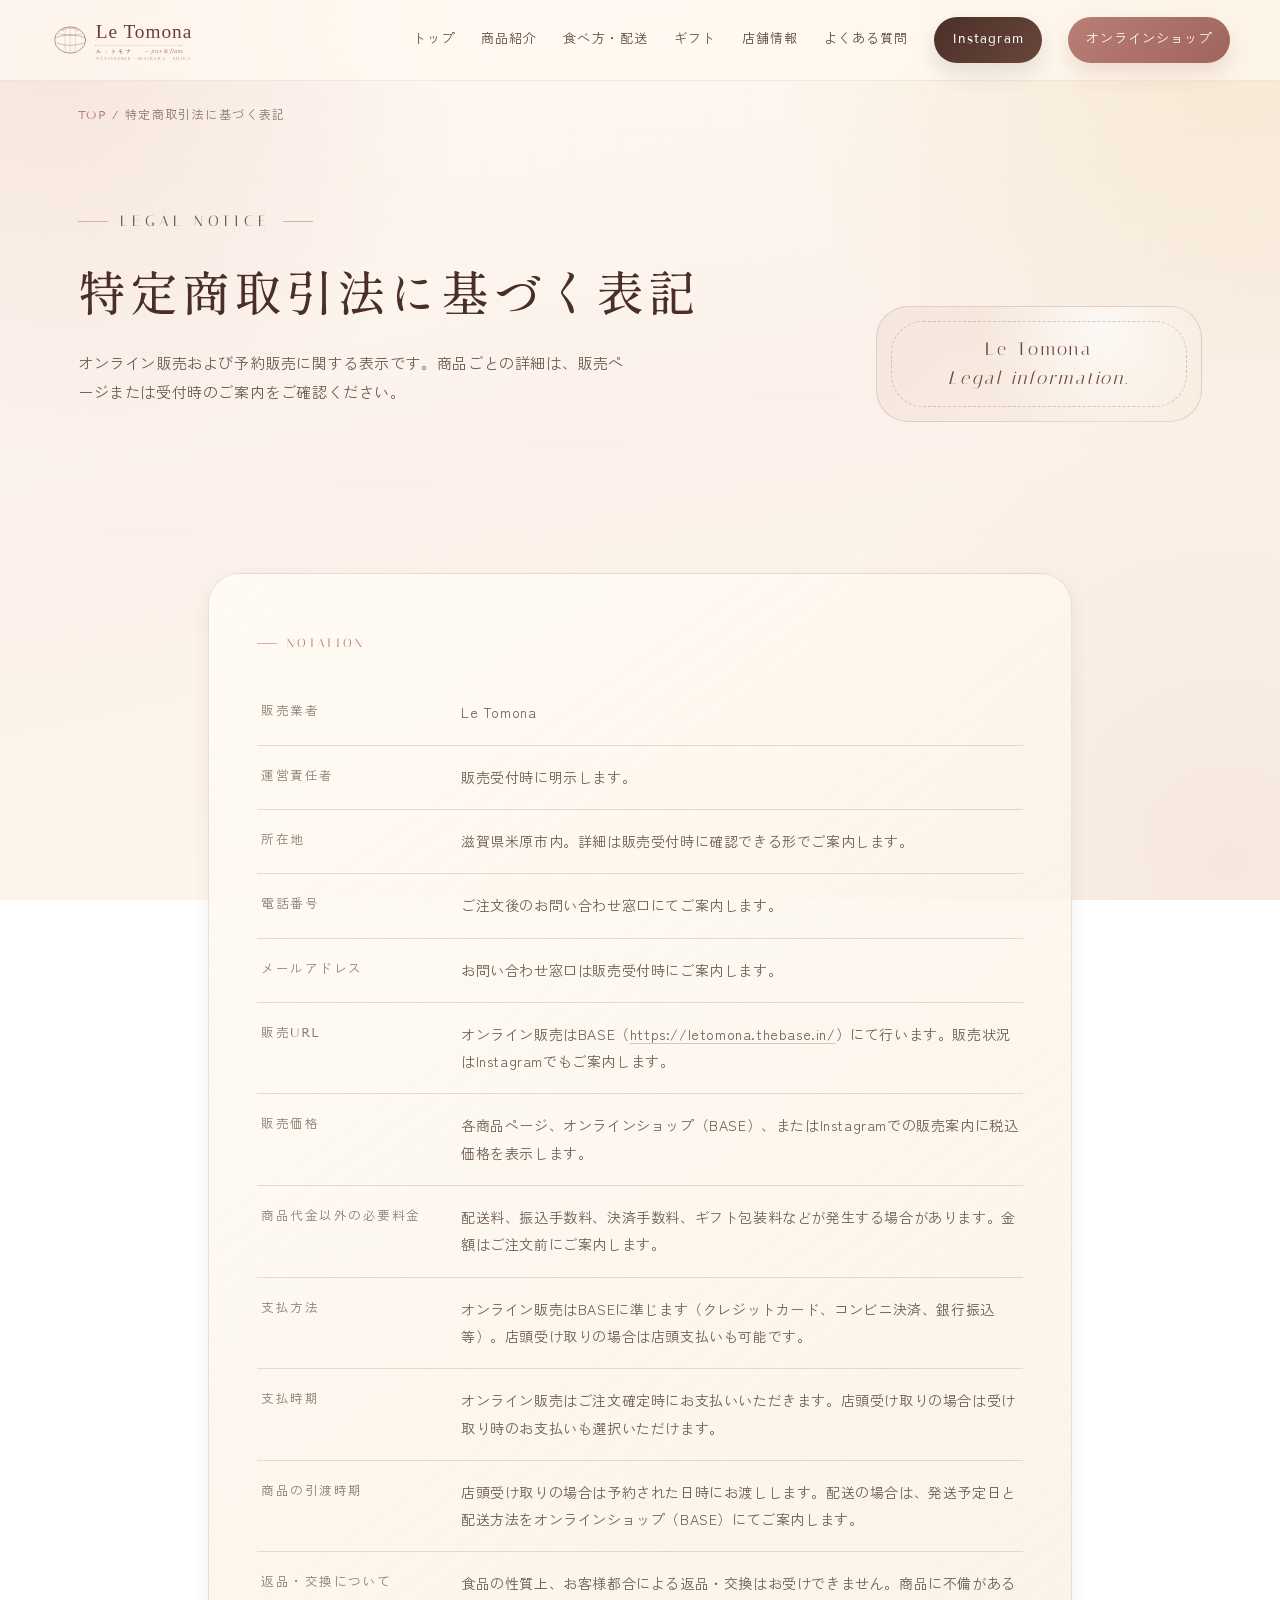
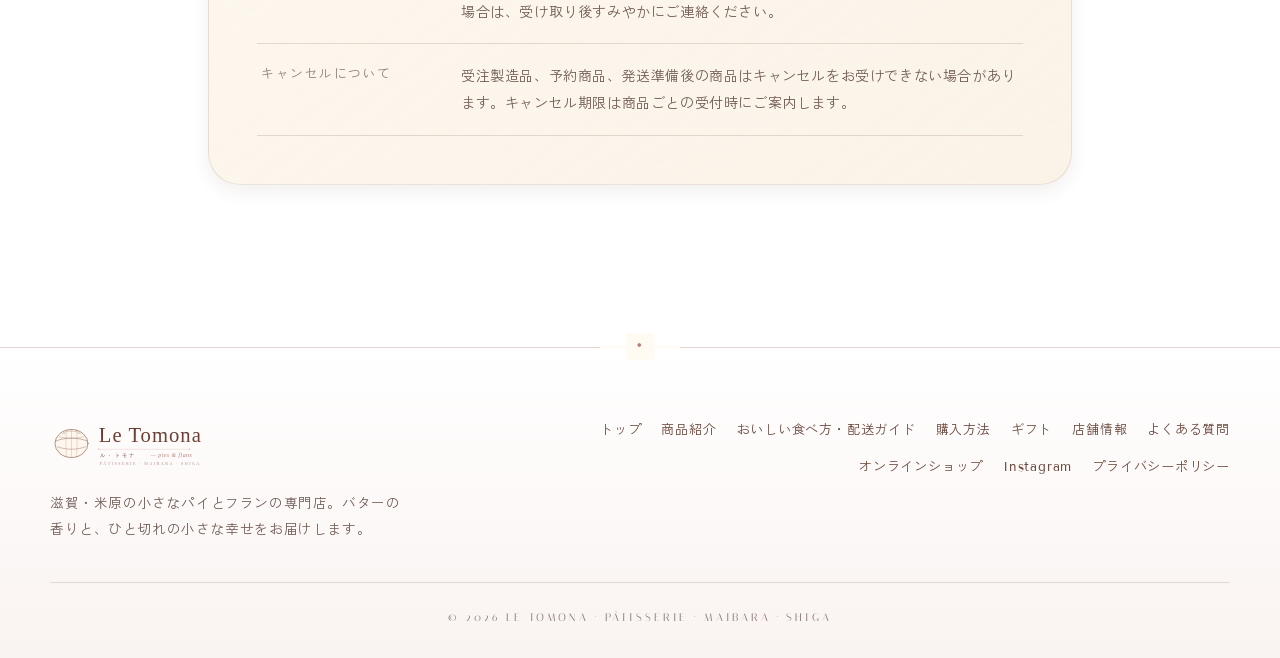
<file: legal.html>
<!doctype html>
<html lang="ja">
<head>
  <meta charset="utf-8">
  <meta name="viewport" content="width=device-width, initial-scale=1">
  <title>特定商取引法に基づく表記 | Le Tomona</title>
  <meta name="description" content="Le Tomonaの特定商取引法に基づく表記です。販売価格、支払方法、返品・交換などについてご案内します。">
  <link rel="icon" href="assets/favicon.svg" type="image/svg+xml">

  <link rel="preconnect" href="https://fonts.googleapis.com">
  <link rel="preconnect" href="https://fonts.gstatic.com" crossorigin>
  <link href="https://fonts.googleapis.com/css2?family=Italiana&family=Cormorant+Garamond:ital,wght@0,400;0,500;1,400;1,500&family=Tenor+Sans&family=Allura&family=Shippori+Mincho+B1:wght@400;500;600&family=Zen+Kaku+Gothic+Antique:wght@400;500&display=swap" rel="stylesheet">

  <link rel="stylesheet" href="styles.css">
</head>
<body>
  <a class="skip-link" href="#main">本文へ移動する</a>
  <div class="scroll-progress" data-scroll-progress aria-hidden="true"></div>

  <header class="site-header" data-header>
    <div class="header-inner">
      <a class="logo-link" href="index.html" aria-label="Le Tomona トップページへ">
        <img src="assets/logo.svg" width="178" height="50" alt="Le Tomona ル・トモナ">
      </a>
      <button class="nav-toggle" type="button" aria-label="メニューを開閉する" aria-expanded="false" aria-controls="site-nav" data-nav-toggle>
        <span class="nav-toggle-line"></span>
        <span class="nav-toggle-line"></span>
        <span class="nav-toggle-line"></span>
      </button>
      <nav class="site-nav" id="site-nav" aria-label="主要ナビゲーション" data-nav>
        <a href="index.html">トップ</a>
        <a href="products.html">商品紹介</a>
        <a href="guide.html">食べ方・配送</a>
        <a href="index.html#gift">ギフト</a>
        <a href="index.html#shop">店舗情報</a>
        <a href="index.html#faq">よくある質問</a>
        <a class="nav-cta" href="https://www.instagram.com/le_tomona?igsh=bzFsZndmN2lub2E0" target="_blank" rel="noopener">Instagram</a>
        <!-- BASEショップのURLは実際のURLに差し替えてください -->
        <a class="nav-base" href="https://letomona.thebase.in/" target="_blank" rel="noopener">オンラインショップ</a>
      </nav>
    </div>
  </header>

  <main id="main">
    <div class="breadcrumb"><a href="index.html">Top</a> / 特定商取引法に基づく表記</div>

    <section class="page-hero" aria-labelledby="legal-title">
      <div data-reveal="up">
        <p class="eyebrow">Legal notice</p>
        <h1 id="legal-title">特定商取引法に基づく表記</h1>
        <p>オンライン販売および予約販売に関する表示です。商品ごとの詳細は、販売ページまたは受付時のご案内をご確認ください。</p>
      </div>
      <aside class="page-badge" data-reveal="scale"><p>Le Tomona<br><em>Legal information.</em></p></aside>
    </section>

    <section class="section section-tight legal-layout" aria-labelledby="legal-table-title">
      <article class="legal-card" data-reveal="up">
        <h2 id="legal-table-title" class="label">Notation</h2>
        <table class="legal-table">
          <tbody>
            <tr><th scope="row">販売業者</th><td>Le Tomona</td></tr>
            <!-- 公開前に正式な氏名または法人名へ更新してください。 -->
            <tr><th scope="row">運営責任者</th><td>販売受付時に明示します。</td></tr>
            <!-- 公開前に正式所在地へ更新してください。 -->
            <tr><th scope="row">所在地</th><td>滋賀県米原市内。詳細は販売受付時に確認できる形でご案内します。</td></tr>
            <!-- 公開前に問い合わせ用電話番号へ更新してください。 -->
            <tr><th scope="row">電話番号</th><td>ご注文後のお問い合わせ窓口にてご案内します。</td></tr>
            <!-- 公開前に問い合わせ用メールアドレスへ更新してください。 -->
            <tr><th scope="row">メールアドレス</th><td>お問い合わせ窓口は販売受付時にご案内します。</td></tr>
            <tr><th scope="row">販売URL</th><td>オンライン販売はBASE（<a href="https://letomona.thebase.in/" target="_blank" rel="noopener">https://letomona.thebase.in/</a>）にて行います。販売状況はInstagramでもご案内します。</td></tr>
            <tr><th scope="row">販売価格</th><td>各商品ページ、オンラインショップ（BASE）、またはInstagramでの販売案内に税込価格を表示します。</td></tr>
            <tr><th scope="row">商品代金以外の必要料金</th><td>配送料、振込手数料、決済手数料、ギフト包装料などが発生する場合があります。金額はご注文前にご案内します。</td></tr>
            <tr><th scope="row">支払方法</th><td>オンライン販売はBASEに準じます（クレジットカード、コンビニ決済、銀行振込等）。店頭受け取りの場合は店頭支払いも可能です。</td></tr>
            <tr><th scope="row">支払時期</th><td>オンライン販売はご注文確定時にお支払いいただきます。店頭受け取りの場合は受け取り時のお支払いも選択いただけます。</td></tr>
            <tr><th scope="row">商品の引渡時期</th><td>店頭受け取りの場合は予約された日時にお渡しします。配送の場合は、発送予定日と配送方法をオンラインショップ（BASE）にてご案内します。</td></tr>
            <tr><th scope="row">返品・交換について</th><td>食品の性質上、お客様都合による返品・交換はお受けできません。商品に不備がある場合は、受け取り後すみやかにご連絡ください。</td></tr>
            <tr><th scope="row">キャンセルについて</th><td>受注製造品、予約商品、発送準備後の商品はキャンセルをお受けできない場合があります。キャンセル期限は商品ごとの受付時にご案内します。</td></tr>
          </tbody>
        </table>
      </article>
    </section>
  </main>

  <footer class="site-footer">
    <div class="footer-inner">
      <div>
        <img class="footer-logo" src="assets/logo.svg" width="190" height="54" alt="Le Tomona ル・トモナ">
        <p class="footer-copy">滋賀・米原の小さなパイとフランの専門店。バターの香りと、ひと切れの小さな幸せをお届けします。</p>
      </div>
      <nav class="footer-nav" aria-label="フッターナビゲーション">
        <a href="index.html">トップ</a>
        <a href="products.html">商品紹介</a>
        <a href="guide.html">おいしい食べ方・配送ガイド</a>
        <a href="index.html#order">購入方法</a>
        <a href="index.html#gift">ギフト</a>
        <a href="index.html#shop">店舗情報</a>
        <a href="index.html#faq">よくある質問</a>
        <a href="https://letomona.thebase.in/" target="_blank" rel="noopener">オンラインショップ</a>
        <a href="https://www.instagram.com/le_tomona?igsh=bzFsZndmN2lub2E0" target="_blank" rel="noopener">Instagram</a>
        <a href="privacy.html">プライバシーポリシー</a>
      </nav>
    </div>
    <div class="footer-bottom">© <span data-year></span> Le Tomona · Pâtisserie · Maibara · Shiga</div>
  </footer>

  <div class="mobile-cta" aria-label="固定CTA">
    <a class="is-primary" href="https://letomona.thebase.in/" target="_blank" rel="noopener">購入・予約</a>
    <a href="https://www.instagram.com/le_tomona?igsh=bzFsZndmN2lub2E0" target="_blank" rel="noopener">Instagram</a>
    <a href="index.html#faq">よくある質問</a>
  </div>
  <script src="script.js" defer></script>
</body>
</html>
</file>
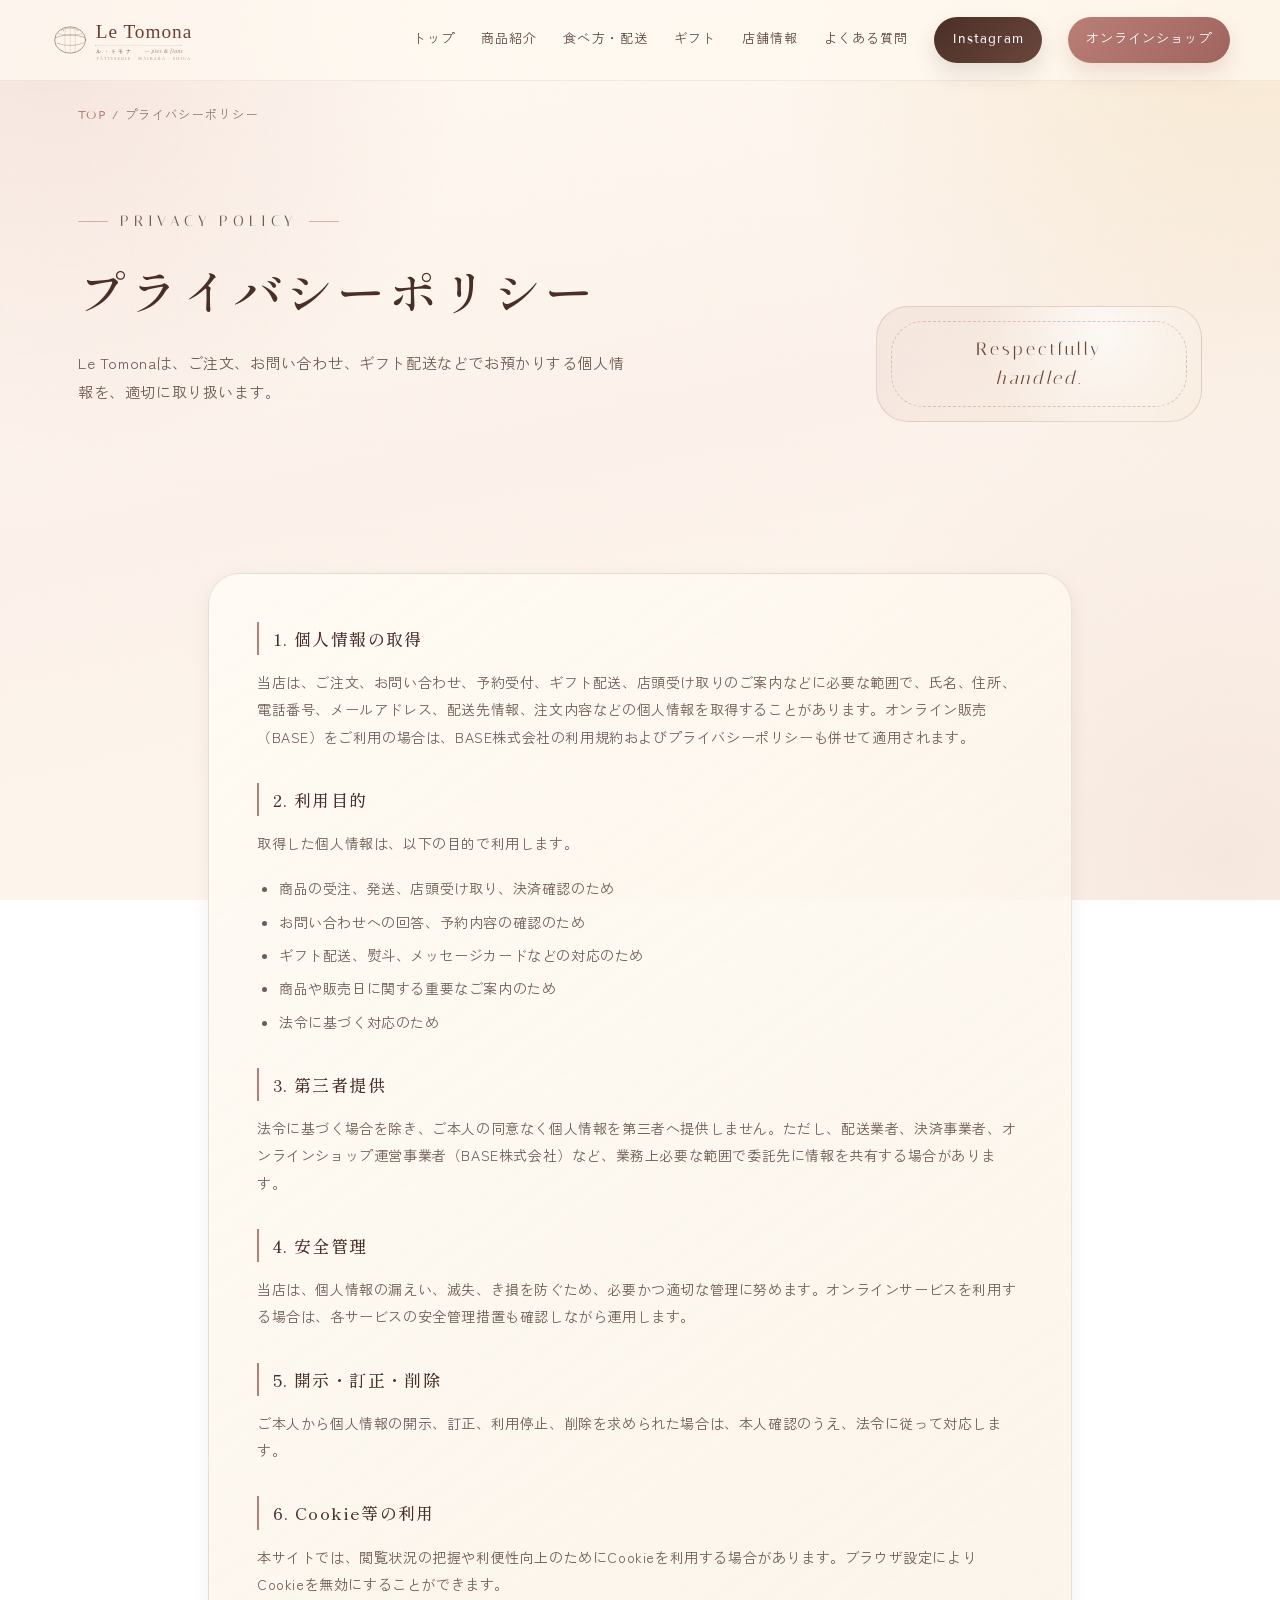
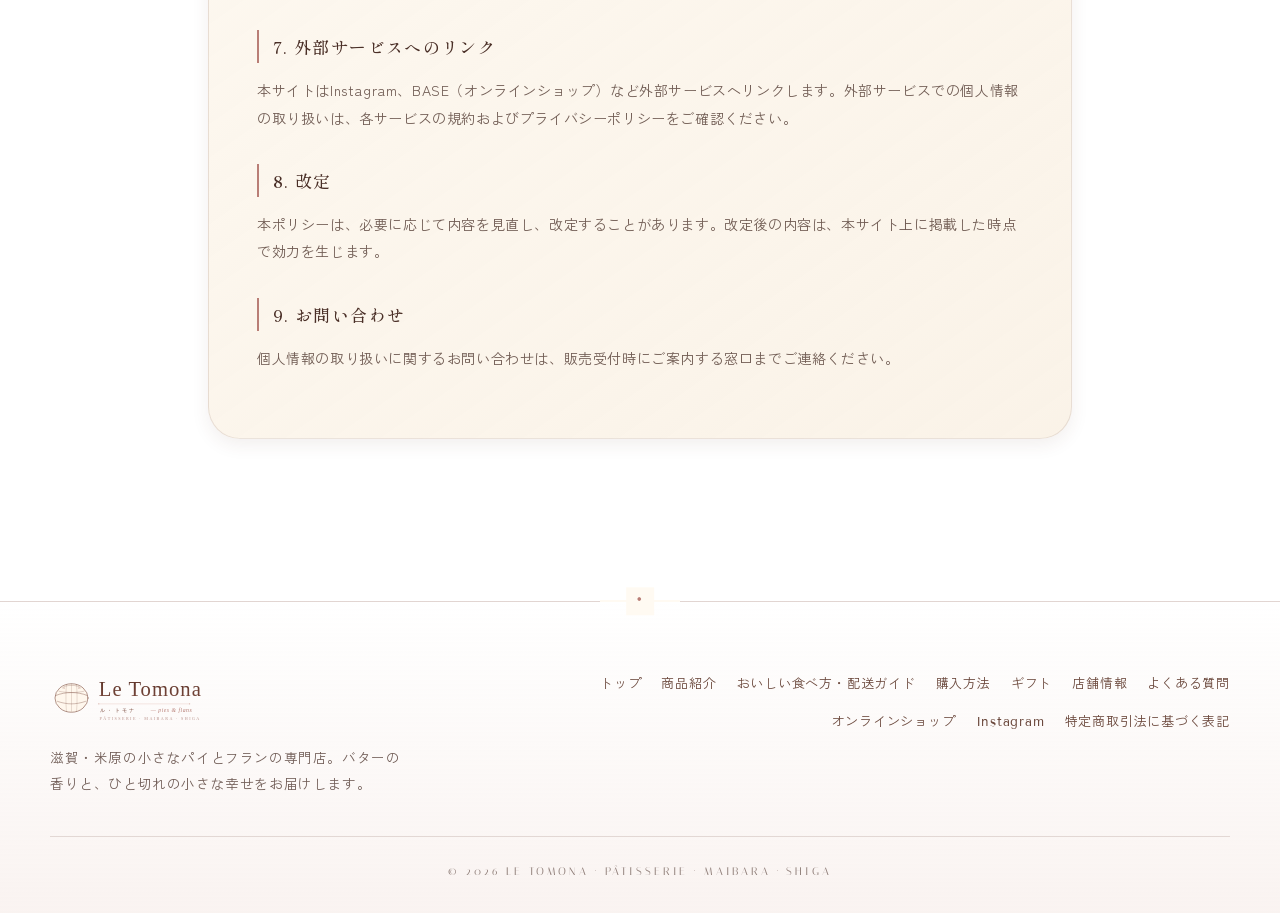
<file: privacy.html>
<!doctype html>
<html lang="ja">
<head>
  <meta charset="utf-8">
  <meta name="viewport" content="width=device-width, initial-scale=1">
  <title>プライバシーポリシー | Le Tomona</title>
  <meta name="description" content="Le Tomonaのプライバシーポリシーです。個人情報の取り扱い、利用目的、安全管理、第三者提供などについてご案内します。">
  <link rel="icon" href="assets/favicon.svg" type="image/svg+xml">

  <link rel="preconnect" href="https://fonts.googleapis.com">
  <link rel="preconnect" href="https://fonts.gstatic.com" crossorigin>
  <link href="https://fonts.googleapis.com/css2?family=Italiana&family=Cormorant+Garamond:ital,wght@0,400;0,500;1,400;1,500&family=Tenor+Sans&family=Allura&family=Shippori+Mincho+B1:wght@400;500;600&family=Zen+Kaku+Gothic+Antique:wght@400;500&display=swap" rel="stylesheet">

  <link rel="stylesheet" href="styles.css">
</head>
<body>
  <a class="skip-link" href="#main">本文へ移動する</a>
  <div class="scroll-progress" data-scroll-progress aria-hidden="true"></div>

  <header class="site-header" data-header>
    <div class="header-inner">
      <a class="logo-link" href="index.html" aria-label="Le Tomona トップページへ">
        <img src="assets/logo.svg" width="178" height="50" alt="Le Tomona ル・トモナ">
      </a>
      <button class="nav-toggle" type="button" aria-label="メニューを開閉する" aria-expanded="false" aria-controls="site-nav" data-nav-toggle>
        <span class="nav-toggle-line"></span>
        <span class="nav-toggle-line"></span>
        <span class="nav-toggle-line"></span>
      </button>
      <nav class="site-nav" id="site-nav" aria-label="主要ナビゲーション" data-nav>
        <a href="index.html">トップ</a>
        <a href="products.html">商品紹介</a>
        <a href="guide.html">食べ方・配送</a>
        <a href="index.html#gift">ギフト</a>
        <a href="index.html#shop">店舗情報</a>
        <a href="index.html#faq">よくある質問</a>
        <a class="nav-cta" href="https://www.instagram.com/le_tomona?igsh=bzFsZndmN2lub2E0" target="_blank" rel="noopener">Instagram</a>
        <!-- BASEショップのURLは実際のURLに差し替えてください -->
        <a class="nav-base" href="https://letomona.thebase.in/" target="_blank" rel="noopener">オンラインショップ</a>
      </nav>
    </div>
  </header>

  <main id="main">
    <div class="breadcrumb"><a href="index.html">Top</a> / プライバシーポリシー</div>

    <section class="page-hero" aria-labelledby="privacy-title">
      <div data-reveal="up">
        <p class="eyebrow">Privacy policy</p>
        <h1 id="privacy-title">プライバシーポリシー</h1>
        <p>Le Tomonaは、ご注文、お問い合わせ、ギフト配送などでお預かりする個人情報を、適切に取り扱います。</p>
      </div>
      <aside class="page-badge" data-reveal="scale"><p>Respectfully<br><em>handled.</em></p></aside>
    </section>

    <section class="section section-tight legal-layout">
      <article class="legal-card policy" data-reveal="up">
        <h2>1. 個人情報の取得</h2>
        <p>当店は、ご注文、お問い合わせ、予約受付、ギフト配送、店頭受け取りのご案内などに必要な範囲で、氏名、住所、電話番号、メールアドレス、配送先情報、注文内容などの個人情報を取得することがあります。オンライン販売（BASE）をご利用の場合は、BASE株式会社の利用規約およびプライバシーポリシーも併せて適用されます。</p>

        <h2>2. 利用目的</h2>
        <p>取得した個人情報は、以下の目的で利用します。</p>
        <ul>
          <li>商品の受注、発送、店頭受け取り、決済確認のため</li>
          <li>お問い合わせへの回答、予約内容の確認のため</li>
          <li>ギフト配送、熨斗、メッセージカードなどの対応のため</li>
          <li>商品や販売日に関する重要なご案内のため</li>
          <li>法令に基づく対応のため</li>
        </ul>

        <h2>3. 第三者提供</h2>
        <p>法令に基づく場合を除き、ご本人の同意なく個人情報を第三者へ提供しません。ただし、配送業者、決済事業者、オンラインショップ運営事業者（BASE株式会社）など、業務上必要な範囲で委託先に情報を共有する場合があります。</p>

        <h2>4. 安全管理</h2>
        <p>当店は、個人情報の漏えい、滅失、き損を防ぐため、必要かつ適切な管理に努めます。オンラインサービスを利用する場合は、各サービスの安全管理措置も確認しながら運用します。</p>

        <h2>5. 開示・訂正・削除</h2>
        <p>ご本人から個人情報の開示、訂正、利用停止、削除を求められた場合は、本人確認のうえ、法令に従って対応します。</p>

        <h2>6. Cookie等の利用</h2>
        <p>本サイトでは、閲覧状況の把握や利便性向上のためにCookieを利用する場合があります。ブラウザ設定によりCookieを無効にすることができます。</p>

        <h2>7. 外部サービスへのリンク</h2>
        <p>本サイトはInstagram、BASE（オンラインショップ）など外部サービスへリンクします。外部サービスでの個人情報の取り扱いは、各サービスの規約およびプライバシーポリシーをご確認ください。</p>

        <h2>8. 改定</h2>
        <p>本ポリシーは、必要に応じて内容を見直し、改定することがあります。改定後の内容は、本サイト上に掲載した時点で効力を生じます。</p>

        <h2>9. お問い合わせ</h2>
        <!-- 公開前に正式な問い合わせ先へ更新してください。 -->
        <p>個人情報の取り扱いに関するお問い合わせは、販売受付時にご案内する窓口までご連絡ください。</p>
      </article>
    </section>
  </main>

  <footer class="site-footer">
    <div class="footer-inner">
      <div>
        <img class="footer-logo" src="assets/logo.svg" width="190" height="54" alt="Le Tomona ル・トモナ">
        <p class="footer-copy">滋賀・米原の小さなパイとフランの専門店。バターの香りと、ひと切れの小さな幸せをお届けします。</p>
      </div>
      <nav class="footer-nav" aria-label="フッターナビゲーション">
        <a href="index.html">トップ</a>
        <a href="products.html">商品紹介</a>
        <a href="guide.html">おいしい食べ方・配送ガイド</a>
        <a href="index.html#order">購入方法</a>
        <a href="index.html#gift">ギフト</a>
        <a href="index.html#shop">店舗情報</a>
        <a href="index.html#faq">よくある質問</a>
        <a href="https://letomona.thebase.in/" target="_blank" rel="noopener">オンラインショップ</a>
        <a href="https://www.instagram.com/le_tomona?igsh=bzFsZndmN2lub2E0" target="_blank" rel="noopener">Instagram</a>
        <a href="legal.html">特定商取引法に基づく表記</a>
      </nav>
    </div>
    <div class="footer-bottom">© <span data-year></span> Le Tomona · Pâtisserie · Maibara · Shiga</div>
  </footer>

  <div class="mobile-cta" aria-label="固定CTA">
    <a class="is-primary" href="https://letomona.thebase.in/" target="_blank" rel="noopener">購入・予約</a>
    <a href="https://www.instagram.com/le_tomona?igsh=bzFsZndmN2lub2E0" target="_blank" rel="noopener">Instagram</a>
    <a href="index.html#faq">よくある質問</a>
  </div>
  <script src="script.js" defer></script>
</body>
</html>
</file>
<file: styles.css>
@charset "UTF-8";

/* =========================================================================
   Le Tomona — Stylesheet
   Soft Editorial × Patisserie Romance
   ========================================================================= */

:root {
  /* Palette ------------------------------------------------------------- */
  --ivory: #fffaf2;
  --ivory-2: #fdf4e8;
  --cream: #f8eddd;
  --butter: #f3dfbd;
  --pink-beige: #ead1c8;
  --rose-50: #f8ece8;
  --rose-100: #efd5d0;
  --rose-200: #d9a8a1;
  --rose-300: #b97e76;
  --rose-400: #9f645e;
  --choco: #4a2f27;
  --choco-2: #6a473b;
  --gold: #c9a35e;
  --pistachio: #9cae88;

  --ink: #432a22;
  --ink-soft: rgba(67, 42, 34, .76);
  --ink-muted: rgba(67, 42, 34, .60);

  --line: rgba(118, 80, 67, .18);
  --line-strong: rgba(118, 80, 67, .34);
  --line-dashed: rgba(185, 126, 118, .42);

  --paper: rgba(255, 251, 244, .86);

  /* Shadow -------------------------------------------------------------- */
  --shadow-lg: 0 30px 80px rgba(86, 54, 42, .12), 0 6px 18px rgba(86, 54, 42, .05);
  --shadow-md: 0 16px 44px rgba(86, 54, 42, .10), 0 3px 10px rgba(86, 54, 42, .04);
  --shadow-sm: 0 6px 18px rgba(86, 54, 42, .08);

  /* Radius -------------------------------------------------------------- */
  --radius-xl: 42px;
  --radius-lg: 32px;
  --radius-md: 22px;
  --radius-sm: 14px;

  /* Layout -------------------------------------------------------------- */
  --max: 1180px;
  --max-narrow: 920px;

  /* Type ---------------------------------------------------------------- */
  --display: "Italiana", "Cormorant Garamond", "Times New Roman", serif;
  --serif: "Cormorant Garamond", "Times New Roman", serif;
  --jp-display: "Shippori Mincho B1", "Yu Mincho", "YuMincho", "Hiragino Mincho ProN", serif;
  --jp: "Zen Kaku Gothic Antique", "Hiragino Sans", "Yu Gothic", system-ui, sans-serif;
  --sans: "Tenor Sans", "Zen Kaku Gothic Antique", system-ui, sans-serif;
  --script: "Allura", "Pinyon Script", cursive;

  /* Motion -------------------------------------------------------------- */
  --ease-out: cubic-bezier(.22, .65, .25, 1);
  --ease-soft: cubic-bezier(.4, 0, .2, 1);
}

/* =========================================================================
   Reset & Base
   ========================================================================= */

*,
*::before,
*::after {
  box-sizing: border-box;
}

html {
  scroll-behavior: smooth;
  -webkit-text-size-adjust: 100%;
}

body {
  margin: 0;
  color: var(--ink);
  background:
    radial-gradient(circle at 4% 6%, rgba(239, 213, 208, .55) 0, rgba(239, 213, 208, 0) 28%),
    radial-gradient(circle at 96% 3%, rgba(243, 223, 189, .55) 0, rgba(243, 223, 189, 0) 30%),
    radial-gradient(circle at 96% 96%, rgba(234, 209, 200, .42) 0, rgba(234, 209, 200, 0) 32%),
    linear-gradient(168deg, var(--ivory) 0%, #fbf1ea 48%, #fff8ee 100%);
  background-attachment: fixed;
  font-family: var(--jp);
  font-weight: 400;
  font-size: 15px;
  line-height: 1.95;
  letter-spacing: .04em;
  -webkit-font-smoothing: antialiased;
  text-rendering: optimizeLegibility;
  overflow-x: hidden;
}

/* Paper grain */
body::before {
  content: "";
  position: fixed;
  inset: 0;
  pointer-events: none;
  z-index: -1;
  opacity: .32;
  background-image:
    linear-gradient(rgba(114, 76, 61, .03) 1px, transparent 1px),
    linear-gradient(90deg, rgba(114, 76, 61, .024) 1px, transparent 1px);
  background-size: 44px 44px;
  mask-image: linear-gradient(to bottom, rgba(0, 0, 0, .8), rgba(0, 0, 0, .2));
}

/* Dots */
body::after {
  content: "";
  position: fixed;
  inset: 0;
  z-index: -1;
  pointer-events: none;
  opacity: .22;
  background-image: radial-gradient(rgba(74, 47, 39, .14) .55px, transparent .55px);
  background-size: 6px 6px;
  mix-blend-mode: multiply;
}

img,
svg {
  max-width: 100%;
  height: auto;
}

a {
  color: inherit;
  text-decoration-color: rgba(185, 126, 118, .45);
  text-underline-offset: .22em;
}

a:hover {
  text-decoration-color: currentColor;
}

button,
a {
  -webkit-tap-highlight-color: transparent;
}

::selection {
  background: var(--rose-100);
  color: var(--choco);
}

/* =========================================================================
   Scroll progress bar (top)
   ========================================================================= */

.scroll-progress {
  position: fixed;
  top: 0;
  left: 0;
  height: 2px;
  width: 100%;
  background: transparent;
  z-index: 200;
  pointer-events: none;
}

.scroll-progress::before {
  content: "";
  display: block;
  height: 100%;
  width: var(--progress, 0%);
  background: linear-gradient(90deg, var(--rose-200), var(--rose-300), var(--choco-2));
  transition: width .12s linear;
  box-shadow: 0 0 18px rgba(185, 126, 118, .4);
}

/* =========================================================================
   Skip link
   ========================================================================= */

.skip-link {
  position: absolute;
  left: 16px;
  top: -80px;
  padding: 10px 16px;
  color: #fff;
  background: var(--choco);
  border-radius: 999px;
  z-index: 1000;
  font-family: var(--jp);
  font-size: 13px;
  transition: top .2s ease;
}

.skip-link:focus {
  top: 16px;
}

/* =========================================================================
   Header
   ========================================================================= */

.site-header {
  position: sticky;
  top: 0;
  z-index: 100;
  background: rgba(255, 250, 242, .72);
  border-bottom: 1px solid rgba(117, 82, 69, .10);
  backdrop-filter: blur(20px) saturate(1.1);
  -webkit-backdrop-filter: blur(20px) saturate(1.1);
  transition: padding .35s var(--ease-out), background .35s var(--ease-out), border-color .35s var(--ease-out);
}

.site-header.is-scrolled {
  background: rgba(255, 250, 242, .92);
  border-bottom-color: rgba(117, 82, 69, .18);
  box-shadow: 0 1px 0 rgba(117, 82, 69, .04), 0 8px 30px rgba(86, 54, 42, .04);
}

.header-inner {
  max-width: calc(var(--max) + 56px);
  margin: 0 auto;
  padding: 16px 28px;
  display: flex;
  align-items: center;
  justify-content: space-between;
  gap: 18px;
  transition: padding .35s var(--ease-out);
}

.site-header.is-scrolled .header-inner {
  padding-top: 11px;
  padding-bottom: 11px;
}

.logo-link {
  display: inline-flex;
  align-items: center;
  min-width: 190px;
  text-decoration: none;
  transition: transform .4s var(--ease-out);
}

.logo-link:hover {
  transform: translateY(-1px);
}

.logo-link img {
  width: 178px;
  display: block;
  transition: width .35s var(--ease-out);
}

.site-header.is-scrolled .logo-link img {
  width: 156px;
}

.nav-toggle {
  display: none;
  width: 46px;
  height: 46px;
  border: 1px solid var(--line);
  border-radius: 999px;
  background: rgba(255, 255, 255, .55);
  color: var(--choco);
  cursor: pointer;
  transition: background .25s ease, border-color .25s ease;
}

.nav-toggle:hover {
  background: rgba(255, 255, 255, .85);
  border-color: var(--line-strong);
}

.nav-toggle-line {
  display: block;
  width: 18px;
  height: 1px;
  margin: 5px auto;
  background: currentColor;
  transition: transform .3s var(--ease-out), opacity .25s ease;
}

.nav-toggle[aria-expanded="true"] .nav-toggle-line:nth-child(1) {
  transform: translateY(6px) rotate(38deg);
}

.nav-toggle[aria-expanded="true"] .nav-toggle-line:nth-child(2) {
  opacity: 0;
}

.nav-toggle[aria-expanded="true"] .nav-toggle-line:nth-child(3) {
  transform: translateY(-6px) rotate(-38deg);
}

.site-nav {
  display: flex;
  align-items: center;
  gap: 26px;
  font-family: var(--sans);
  font-size: 13px;
  letter-spacing: .08em;
}

.site-nav a {
  position: relative;
  text-decoration: none;
  color: rgba(74, 47, 39, .88);
  padding: 8px 0;
  transition: color .25s ease;
}

.site-nav a::after {
  content: "";
  position: absolute;
  left: 0;
  right: 0;
  bottom: 3px;
  height: 1px;
  background: var(--rose-300);
  transform: scaleX(0);
  transform-origin: right;
  transition: transform .35s var(--ease-out);
}

.site-nav a:hover {
  color: var(--rose-400);
}

.site-nav a:hover::after,
.site-nav a[aria-current="page"]::after {
  transform: scaleX(1);
  transform-origin: left;
}

.nav-cta {
  padding: 10px 18px !important;
  color: #fff !important;
  background: linear-gradient(135deg, var(--choco), var(--choco-2));
  border-radius: 999px;
  box-shadow: 0 10px 22px rgba(74, 47, 39, .14);
  transition: transform .25s var(--ease-out), box-shadow .25s ease;
}

.nav-cta:hover {
  transform: translateY(-1px);
  box-shadow: 0 12px 26px rgba(74, 47, 39, .22);
}

.nav-cta::after {
  display: none;
}

.nav-base {
  padding: 10px 18px !important;
  color: #fff !important;
  background: linear-gradient(135deg, var(--rose-300), var(--rose-400));
  border-radius: 999px;
  box-shadow: 0 10px 22px rgba(185, 126, 118, .24);
  transition: transform .25s var(--ease-out), box-shadow .25s ease;
}

.nav-base:hover {
  transform: translateY(-1px);
  box-shadow: 0 12px 26px rgba(185, 126, 118, .34);
}

.nav-base::after {
  display: none;
}

/* =========================================================================
   Main wrapper
   ========================================================================= */

main {
  overflow: hidden;
  position: relative;
}

.breadcrumb {
  max-width: var(--max);
  margin: 0 auto;
  padding: 22px 28px 0;
  font-family: var(--sans);
  font-size: 12px;
  letter-spacing: .12em;
  color: var(--ink-muted);
  text-transform: uppercase;
}

.breadcrumb a {
  text-decoration: none;
  color: var(--rose-300);
}

/* =========================================================================
   Sections
   ========================================================================= */

.section {
  max-width: var(--max);
  margin: 0 auto;
  padding: 120px 28px;
  position: relative;
}

.section-tight {
  padding-top: 76px;
  padding-bottom: 82px;
}

.section-muted {
  max-width: none;
  padding-left: 0;
  padding-right: 0;
  background:
    linear-gradient(180deg, rgba(234, 209, 200, .28), rgba(248, 237, 221, .36)),
    radial-gradient(circle at 82% 18%, rgba(156, 174, 136, .12), transparent 30%);
  border-block: 1px solid rgba(118, 80, 67, .08);
  position: relative;
}

.section-muted::before,
.section-muted::after {
  content: "";
  position: absolute;
  left: 50%;
  transform: translateX(-50%);
  width: 80px;
  height: 1px;
  background: var(--line-dashed);
}

.section-muted::before { top: 28px; }
.section-muted::after  { bottom: 28px; }

.section-muted > .section-inner {
  max-width: var(--max);
  margin: 0 auto;
  padding: 0 28px;
}

/* =========================================================================
   Section title
   ========================================================================= */

.section-title {
  display: grid;
  grid-template-columns: minmax(0, .9fr) minmax(260px, .8fr);
  align-items: end;
  gap: 32px;
  margin-bottom: 58px;
}

.section-title.center {
  max-width: 760px;
  margin-inline: auto;
  text-align: center;
  display: block;
}

.section-title.center .eyebrow {
  justify-content: center;
}

.section-title p {
  margin: 0;
  color: var(--ink-soft);
  font-size: 14.5px;
}

/* Eyebrow ------------------------------------------------------------------ */

.eyebrow {
  display: inline-flex;
  align-items: center;
  gap: 12px;
  margin: 0 0 22px;
  color: var(--rose-300);
  font-family: var(--display);
  font-size: 13px;
  line-height: 1.3;
  letter-spacing: .32em;
  text-transform: uppercase;
}

.eyebrow::before,
.eyebrow::after {
  content: "";
  width: 30px;
  height: 1px;
  background: rgba(185, 126, 118, .55);
}

.eyebrow.solo::after {
  display: none;
}

/* Headlines --------------------------------------------------------------- */

h1, h2, h3, h4 {
  font-family: var(--jp-display);
  font-weight: 500;
  letter-spacing: .07em;
  color: var(--choco);
}

.hero h1,
.page-hero h1,
.section-title h2,
.section-title h1 {
  margin: 0;
  font-weight: 500;
  font-size: clamp(32px, 4.6vw, 56px);
  line-height: 1.42;
  letter-spacing: .08em;
}

/* Display lines use a thinner serif feel */
.display-en {
  font-family: var(--display);
  font-weight: 400;
  letter-spacing: .04em;
}

/* =========================================================================
   Buttons
   ========================================================================= */

.btn {
  display: inline-flex;
  align-items: center;
  justify-content: center;
  gap: 10px;
  min-height: 50px;
  padding: 14px 26px;
  border: 1px solid transparent;
  border-radius: 999px;
  font-family: var(--sans);
  font-size: 14px;
  font-weight: 400;
  letter-spacing: .08em;
  text-decoration: none;
  line-height: 1.4;
  cursor: pointer;
  transition: transform .3s var(--ease-out), box-shadow .3s var(--ease-out), background-color .3s ease;
  position: relative;
  overflow: hidden;
}

.btn::after {
  content: "→";
  font-family: var(--display);
  font-size: 15px;
  transition: transform .3s var(--ease-out);
}

.btn.btn-no-arrow::after {
  display: none;
}

.btn:hover {
  transform: translateY(-2px);
}

.btn:hover::after {
  transform: translateX(4px);
}

.btn-primary {
  color: #fff;
  background: linear-gradient(135deg, var(--rose-300), var(--rose-400));
  box-shadow: 0 14px 30px rgba(185, 126, 118, .28);
}

.btn-primary:hover {
  box-shadow: 0 18px 36px rgba(185, 126, 118, .38);
}

.btn-choco {
  color: #fff;
  background: linear-gradient(135deg, var(--choco), var(--choco-2));
  box-shadow: 0 14px 30px rgba(74, 47, 39, .24);
}

.btn-choco:hover {
  box-shadow: 0 18px 36px rgba(74, 47, 39, .32);
}

.btn-ghost {
  color: var(--choco);
  background: rgba(255, 255, 255, .5);
  border-color: rgba(117, 82, 69, .22);
  backdrop-filter: blur(6px);
}

.btn-ghost:hover {
  background: rgba(255, 255, 255, .82);
  border-color: rgba(117, 82, 69, .38);
}

.btn-base {
  color: #fff;
  background: linear-gradient(135deg, #d49a93 0%, #b97e76 50%, #9f645e 100%);
  box-shadow: 0 16px 34px rgba(185, 126, 118, .32);
  position: relative;
}

.btn-base:hover {
  box-shadow: 0 20px 40px rgba(185, 126, 118, .42);
}

.btn-base::before {
  content: "BASE";
  position: absolute;
  top: 4px;
  right: 8px;
  font-family: var(--display);
  font-size: 8px;
  letter-spacing: .25em;
  opacity: .68;
}

.btn-small {
  min-height: 42px;
  padding: 10px 18px;
  font-size: 13px;
}

.action-row {
  display: flex;
  flex-wrap: wrap;
  gap: 14px;
  margin-top: 36px;
}

/* =========================================================================
   Hero
   ========================================================================= */

.hero {
  min-height: calc(100vh - 78px);
  max-width: calc(var(--max) + 56px);
  margin: 0 auto;
  padding: 68px 28px 110px;
  display: grid;
  grid-template-columns: minmax(0, 1.05fr) minmax(340px, .95fr);
  align-items: center;
  gap: 56px;
  position: relative;
}

.hero::before {
  content: "Pâte au beurre";
  position: absolute;
  right: 28px;
  top: 26px;
  font-family: var(--display);
  font-size: clamp(76px, 13vw, 200px);
  line-height: 1;
  letter-spacing: .015em;
  color: rgba(119, 76, 65, .055);
  white-space: nowrap;
  pointer-events: none;
  z-index: 0;
}

.hero::after {
  content: "";
  position: absolute;
  left: -120px;
  bottom: 40px;
  width: 240px;
  height: 240px;
  border-radius: 50%;
  background: radial-gradient(circle, rgba(234, 209, 200, .45), transparent 70%);
  pointer-events: none;
  z-index: 0;
  filter: blur(6px);
}

.hero-copy {
  position: relative;
  z-index: 2;
}

.hero-script {
  display: block;
  margin-bottom: 8px;
  font-family: var(--script);
  font-size: 38px;
  font-weight: 400;
  line-height: 1;
  color: var(--rose-300);
  transform: rotate(-2deg);
  transform-origin: left center;
}

.hero h1 {
  /* Japanese line-break behavior — break naturally between phrases */
  word-break: keep-all;
  overflow-wrap: anywhere;
  line-break: strict;
}

.hero h1 > span {
  display: inline-block;
}

.hero h1 em {
  font-family: var(--display);
  font-style: italic;
  font-weight: 400;
  color: var(--rose-400);
  letter-spacing: .04em;
}

.hero-lead {
  max-width: 570px;
  margin: 28px 0 0;
  color: var(--ink-soft);
  font-size: 15.5px;
}

.hero-actions {
  display: flex;
  flex-wrap: wrap;
  gap: 14px;
  margin-top: 38px;
}

.instagram-note {
  display: inline-flex;
  align-items: center;
  gap: 10px;
  margin-top: 24px;
  font-family: var(--sans);
  font-size: 13px;
  letter-spacing: .04em;
  color: rgba(74, 47, 39, .72);
  text-decoration: none;
}

.instagram-note::before {
  content: "";
  width: 8px;
  height: 8px;
  border-radius: 50%;
  background: var(--pistachio);
  box-shadow: 0 0 0 5px rgba(156, 174, 136, .14);
  animation: pulseDot 2.6s ease-in-out infinite;
}

@keyframes pulseDot {
  0%, 100% { box-shadow: 0 0 0 5px rgba(156, 174, 136, .14); }
  50%      { box-shadow: 0 0 0 9px rgba(156, 174, 136, .07); }
}

/* Hero visual ------------------------------------------------------------- */

.hero-visual {
  position: relative;
  z-index: 1;
}

.hero-card {
  position: relative;
  margin: 0;
  border-radius: 36px;
  overflow: hidden;
  box-shadow: 0 36px 80px rgba(74, 47, 39, .24);
}

.hero-card::before {
  content: none;
}

.hero-card::after {
  content: none;
}

.hero-card img {
  display: block;
  width: 100%;
  min-height: clamp(420px, 70vh, 760px);
  object-fit: cover;
  filter: saturate(1.06) contrast(1.04);
}

.hero-ribbon {
  display: none;
}

.hero-ribbon::before {
  content: "";
  position: absolute;
  inset: 10px;
  border: 1px dashed var(--line-dashed);
  border-radius: inherit;
}

.hero-ribbon span {
  position: relative;
  display: block;
}

.hero-ribbon strong {
  display: block;
  margin-top: 6px;
  font-family: var(--script);
  font-weight: 400;
  font-size: 26px;
  letter-spacing: .02em;
  color: var(--rose-400);
}

@keyframes floatSpin {
  0%, 100% { transform: translateY(0) rotate(-2deg); }
  50%      { transform: translateY(-6px) rotate(2deg); }
}

/* Decorative scattered ornaments ------------------------------------------ */

.hero-ornament {
  position: absolute;
  pointer-events: none;
  z-index: 0;
  color: var(--rose-200);
  opacity: .65;
}

.hero-ornament.sparkle-1 { top: 12%;  left: 42%;  width: 28px; animation: twinkle 4s ease-in-out infinite; }
.hero-ornament.sparkle-2 { top: 8%;   right: 10%; width: 22px; animation: twinkle 5.5s ease-in-out .8s infinite; }
.hero-ornament.sparkle-3 { bottom: 14%; left: 8%; width: 24px; animation: twinkle 6s ease-in-out 1.6s infinite; }

@keyframes twinkle {
  0%, 100% { opacity: .25; transform: scale(.92) rotate(0); }
  50%      { opacity: .85; transform: scale(1.05) rotate(12deg); }
}

/* Scroll hint at the bottom of the hero ----------------------------------- */

.scroll-hint {
  position: absolute;
  left: 50%;
  bottom: 26px;
  transform: translateX(-50%);
  display: inline-flex;
  flex-direction: column;
  align-items: center;
  gap: 10px;
  font-family: var(--display);
  font-size: 11px;
  letter-spacing: .32em;
  color: rgba(74, 47, 39, .5);
  text-transform: uppercase;
  pointer-events: none;
  z-index: 1;
}

.scroll-hint::after {
  content: "";
  width: 1px;
  height: 42px;
  background: linear-gradient(180deg, rgba(74, 47, 39, .4), transparent);
  animation: scrollLine 2s ease-in-out infinite;
  transform-origin: top;
}

@keyframes scrollLine {
  0%, 100% { transform: scaleY(.4); opacity: .3; }
  50%      { transform: scaleY(1);   opacity: .85; }
}

/* =========================================================================
   Page hero (sub pages)
   ========================================================================= */

.page-hero {
  max-width: var(--max);
  margin: 0 auto;
  padding: 64px 28px 76px;
  display: grid;
  grid-template-columns: minmax(0, 1.4fr) minmax(220px, .6fr);
  gap: 36px;
  align-items: end;
}

.page-hero h1 {
  font-size: clamp(28px, 4vw, 48px);
  line-height: 1.5;
}

.page-hero > div p {
  margin-top: 22px;
  max-width: 560px;
  color: var(--ink-soft);
  font-size: 15px;
}

.page-badge {
  margin: 0;
  padding: 28px;
  border: 1px solid var(--line);
  border-radius: var(--radius-lg);
  background:
    radial-gradient(circle at 70% 20%, rgba(255, 255, 255, .7), transparent 50%),
    linear-gradient(135deg, rgba(234, 209, 200, .35), rgba(248, 237, 221, .55));
  font-family: var(--display);
  font-size: 18px;
  letter-spacing: .16em;
  line-height: 1.6;
  color: var(--choco-2);
  text-align: center;
  position: relative;
}

.page-badge::before {
  content: "";
  position: absolute;
  inset: 14px;
  border: 1px dashed var(--line-dashed);
  border-radius: inherit;
  pointer-events: none;
}

.page-badge p {
  margin: 0;
  position: relative;
}

/* =========================================================================
   Ornament divider
   ========================================================================= */

.ornament-divider {
  display: flex;
  justify-content: center;
  align-items: center;
  margin: 14px 0 0;
  color: var(--rose-300);
  height: 24px;
}

.ornament-divider svg {
  width: clamp(160px, 28vw, 240px);
  height: auto;
}

/* =========================================================================
   Cards (shared)
   ========================================================================= */

.story-card,
.paper-card,
.product-card,
.guide-card,
.faq-item,
.legal-card,
.access-card,
.gift-panel,
.note-card,
.order-card {
  position: relative;
  border: 1px solid rgba(117, 82, 69, .14);
  border-radius: var(--radius-lg);
  background:
    linear-gradient(145deg, rgba(255, 251, 244, .92), rgba(248, 237, 221, .68));
  box-shadow: var(--shadow-sm);
  transition: transform .4s var(--ease-out), box-shadow .4s var(--ease-out);
}

/* =========================================================================
   About section
   ========================================================================= */

.about-grid {
  display: grid;
  grid-template-columns: minmax(260px, .82fr) minmax(0, 1.18fr);
  gap: 36px;
  align-items: stretch;
}

.story-card {
  padding: 38px;
  overflow: hidden;
}

.story-card::before {
  content: "Baked in Maibara";
  position: absolute;
  left: -16px;
  top: 30px;
  transform: rotate(-7deg);
  padding: 8px 22px;
  color: var(--ink-muted);
  background: rgba(255, 255, 255, .65);
  border: 1px solid rgba(117, 82, 69, .14);
  border-radius: 999px;
  font-family: var(--display);
  font-size: 12px;
  letter-spacing: .22em;
  text-transform: uppercase;
}

.story-card-title {
  margin: 88px 0 20px;
  font-family: var(--jp-display);
  font-size: clamp(22px, 2.6vw, 30px);
  line-height: 1.5;
  letter-spacing: .06em;
}

.story-card p {
  margin: 0;
  color: var(--ink-soft);
}

.story-card .story-card-script {
  display: block;
  margin-top: 22px;
  font-family: var(--script);
  font-size: 22px;
  color: var(--rose-300);
  transform: rotate(-1.5deg);
  transform-origin: left center;
}

.story-lines {
  display: grid;
  gap: 16px;
}

.story-line {
  padding: 26px 28px;
  border: 1px solid rgba(117, 82, 69, .12);
  border-radius: var(--radius-md);
  background: rgba(255, 250, 242, .58);
  position: relative;
  transition: transform .3s var(--ease-out), background .3s ease;
}

.story-line:hover {
  transform: translateX(4px);
  background: rgba(255, 250, 242, .9);
}

.story-line h3 {
  margin: 0 0 10px;
  font-size: 18px;
  font-weight: 500;
  letter-spacing: .08em;
}

.story-line p {
  margin: 0;
  color: var(--ink-soft);
  font-size: 14px;
}

.story-line::before {
  content: "";
  position: absolute;
  left: 0;
  top: 50%;
  transform: translateY(-50%);
  width: 3px;
  height: 0;
  border-radius: 3px;
  background: var(--rose-300);
  transition: height .35s var(--ease-out);
}

.story-line:hover::before {
  height: 60%;
}

/* =========================================================================
   Products
   ========================================================================= */

.product-grid {
  display: grid;
  grid-template-columns: repeat(4, minmax(0, 1fr));
  gap: 20px;
}

.product-grid.products-page {
  grid-template-columns: repeat(2, minmax(0, 1fr));
  gap: 28px;
}

.product-card {
  padding: 20px;
  overflow: hidden;
}

.product-card:hover {
  transform: translateY(-6px);
  box-shadow: var(--shadow-md);
}

.product-card::before {
  content: "";
  position: absolute;
  inset: 14px;
  border: 1px solid rgba(117, 82, 69, .08);
  border-radius: 24px;
  pointer-events: none;
  transition: border-color .35s ease;
}

.product-card:hover::before {
  border-color: rgba(185, 126, 118, .3);
}

.product-image {
  min-height: 210px;
  display: grid;
  place-items: center;
  border-radius: 24px;
  background:
    radial-gradient(circle at 48% 28%, rgba(255, 255, 255, .85), transparent 38%),
    linear-gradient(160deg, rgba(234, 209, 200, .58), rgba(248, 237, 221, .62));
  border: 1px solid rgba(117, 82, 69, .08);
  position: relative;
  overflow: hidden;
}

.product-image::after {
  content: "";
  position: absolute;
  inset: 0;
  background: radial-gradient(circle at 30% 30%, rgba(255, 255, 255, .4), transparent 50%);
  opacity: 0;
  transition: opacity .4s var(--ease-out);
}

.product-card:hover .product-image::after {
  opacity: 1;
}

.product-image img {
  width: min(86%, 250px);
  filter: drop-shadow(0 18px 22px rgba(74, 47, 39, .14));
  transition: transform .55s var(--ease-out);
  position: relative;
  z-index: 1;
}

.product-card:hover .product-image img {
  transform: scale(1.04) rotate(-1deg);
}

.product-body {
  padding: 22px 10px 10px;
}

.label {
  display: inline-flex;
  align-items: center;
  gap: 10px;
  color: var(--rose-300);
  font-family: var(--display);
  font-size: 12px;
  letter-spacing: .26em;
  text-transform: uppercase;
}

.label::before {
  content: "";
  width: 20px;
  height: 1px;
  background: currentColor;
  opacity: .6;
}

.product-card h3 {
  margin: 11px 0 10px;
  font-size: 21px;
  font-weight: 500;
  letter-spacing: .07em;
}

.product-card p {
  margin: 0;
  color: var(--ink-soft);
  font-size: 14px;
}

.product-meta {
  display: grid;
  grid-template-columns: 1fr 1fr;
  gap: 10px;
  margin: 20px 0 0;
  padding: 0;
  list-style: none;
}

.product-meta li,
.guide-mini li {
  padding: 11px 13px;
  border-radius: var(--radius-sm);
  background: rgba(255, 250, 242, .7);
  border: 1px solid rgba(117, 82, 69, .1);
  font-family: var(--jp);
  font-size: 12.5px;
  line-height: 1.65;
  color: var(--ink-soft);
}

.product-meta b {
  display: block;
  margin-bottom: 3px;
  color: var(--ink-muted);
  font-size: 11px;
  font-weight: 500;
  letter-spacing: .05em;
}

.product-card .btn {
  margin-top: 22px;
  width: 100%;
}

.product-card .btn + .btn {
  margin-top: 10px;
}

/* Stock badge on product card (e.g., "通販あり") */
.product-badge {
  position: absolute;
  top: 16px;
  right: 16px;
  z-index: 2;
  padding: 5px 12px;
  font-family: var(--sans);
  font-size: 10.5px;
  letter-spacing: .14em;
  color: var(--rose-400);
  background: rgba(255, 250, 242, .9);
  border: 1px solid rgba(185, 126, 118, .35);
  border-radius: 999px;
  text-transform: uppercase;
}

.product-badge.pickup {
  color: var(--choco-2);
  border-color: rgba(117, 82, 69, .3);
}

/* =========================================================================
   Craft section
   ========================================================================= */

.craft-grid {
  display: grid;
  grid-template-columns: minmax(0, 1.2fr) minmax(260px, .8fr);
  gap: 36px;
  align-items: stretch;
}

.craft-list {
  display: grid;
  grid-template-columns: repeat(2, minmax(0, 1fr));
  gap: 16px;
}

.craft-item {
  padding: 26px;
  border: 1px solid rgba(117, 82, 69, .12);
  border-radius: var(--radius-md);
  background: rgba(255, 250, 242, .68);
  position: relative;
  transition: transform .35s var(--ease-out), background .3s ease;
}

.craft-item:hover {
  transform: translateY(-3px);
  background: rgba(255, 250, 242, .95);
}

.craft-item h3 {
  margin: 0 0 10px;
  font-size: 17px;
  font-weight: 500;
  letter-spacing: .08em;
}

.craft-item p {
  margin: 0;
  color: var(--ink-soft);
  font-size: 14px;
}

.craft-item::before {
  counter-increment: craft;
  content: counter(craft, decimal-leading-zero);
  position: absolute;
  top: 22px;
  right: 24px;
  font-family: var(--display);
  font-size: 14px;
  letter-spacing: .1em;
  color: var(--rose-200);
}

.craft-list {
  counter-reset: craft;
}

.paper-card {
  padding: 38px;
  position: relative;
  background:
    linear-gradient(145deg, rgba(255, 251, 244, .94), rgba(239, 213, 208, .42));
}

.paper-card::before {
  content: "";
  position: absolute;
  inset: 16px;
  border: 1px dashed var(--line-dashed);
  border-radius: 24px;
  pointer-events: none;
}

.paper-card .label {
  margin-bottom: 18px;
}

.paper-card p {
  margin: 0;
  color: var(--ink-soft);
  line-height: 2;
}

/* =========================================================================
   Guide cards
   ========================================================================= */

.guide-grid {
  display: grid;
  grid-template-columns: repeat(3, minmax(0, 1fr));
  gap: 22px;
}

.guide-card {
  padding: 32px 30px;
  overflow: hidden;
  transition: transform .4s var(--ease-out), box-shadow .4s var(--ease-out);
}

.guide-card:hover {
  transform: translateY(-4px);
  box-shadow: var(--shadow-md);
}

.guide-card h3 {
  margin: 16px 0 12px;
  font-size: 20px;
  font-weight: 500;
  letter-spacing: .07em;
}

.guide-card p {
  margin: 0;
  color: var(--ink-soft);
  font-size: 14px;
}

.guide-mini {
  list-style: none;
  padding: 0;
  margin: 22px 0 0;
  display: grid;
  gap: 10px;
}

/* =========================================================================
   Gift
   ========================================================================= */

.gift-layout {
  display: grid;
  grid-template-columns: minmax(0, .9fr) minmax(0, 1.1fr);
  gap: 36px;
  align-items: stretch;
}

.gift-panel {
  padding: 44px 40px;
  overflow: hidden;
}

.gift-panel h2 {
  margin: 0 0 18px;
  font-size: clamp(28px, 3.6vw, 38px);
  line-height: 1.42;
}

.gift-panel p {
  margin: 0;
  color: var(--ink-soft);
}

.gift-tags {
  display: flex;
  flex-wrap: wrap;
  gap: 9px;
  margin: 26px 0 0;
  padding: 0;
  list-style: none;
}

.gift-tags li {
  padding: 7px 14px;
  font-family: var(--sans);
  font-size: 12px;
  letter-spacing: .12em;
  color: var(--choco-2);
  background: rgba(255, 250, 242, .76);
  border: 1px solid var(--line);
  border-radius: 999px;
}

.gift-options {
  display: grid;
  grid-template-columns: repeat(2, minmax(0, 1fr));
  gap: 16px;
}

.gift-option {
  padding: 26px;
  border: 1px solid var(--line);
  border-radius: var(--radius-md);
  background: rgba(255, 250, 242, .76);
  transition: transform .35s var(--ease-out), background .3s ease;
}

.gift-option:hover {
  transform: translateY(-3px);
  background: rgba(255, 250, 242, 1);
}

.gift-option h3 {
  margin: 0 0 8px;
  font-size: 16px;
  font-weight: 500;
  letter-spacing: .07em;
}

.gift-option p {
  margin: 0;
  color: var(--ink-soft);
  font-size: 13.5px;
}

/* =========================================================================
   Order flow (BASE導線)
   ========================================================================= */

.order-flow {
  display: grid;
  grid-template-columns: repeat(3, minmax(0, 1fr));
  gap: 22px;
  margin-top: 18px;
}

.order-card {
  padding: 32px 28px;
  display: flex;
  flex-direction: column;
  position: relative;
  overflow: hidden;
}

.order-card:hover {
  transform: translateY(-4px);
  box-shadow: var(--shadow-md);
}

.order-card .label {
  margin-bottom: 16px;
}

.order-card h3 {
  margin: 0 0 14px;
  font-size: 19px;
  font-weight: 500;
  letter-spacing: .07em;
}

.order-card p {
  margin: 0 0 18px;
  color: var(--ink-soft);
  font-size: 14px;
}

.order-card ul {
  list-style: none;
  padding: 0;
  margin: 0 0 22px;
  display: grid;
  gap: 8px;
}

.order-card ul li {
  padding-left: 18px;
  position: relative;
  font-size: 13.5px;
  color: var(--ink-soft);
  line-height: 1.7;
}

.order-card ul li::before {
  content: "";
  position: absolute;
  left: 0;
  top: 12px;
  width: 8px;
  height: 1px;
  background: var(--rose-300);
}

.order-card .btn {
  margin-top: auto;
  width: 100%;
}

.order-card .order-number {
  position: absolute;
  top: 18px;
  right: 22px;
  font-family: var(--display);
  font-size: 36px;
  letter-spacing: .04em;
  color: var(--rose-100);
  line-height: 1;
}

/* =========================================================================
   Instagram strip
   ========================================================================= */

.instagram-strip {
  display: grid;
  grid-template-columns: minmax(0, .92fr) minmax(0, 1.08fr);
  gap: 38px;
  align-items: center;
  padding: 50px;
  border: 1px solid var(--line);
  border-radius: var(--radius-lg);
  background:
    radial-gradient(circle at 90% 20%, rgba(239, 213, 208, .35), transparent 45%),
    linear-gradient(135deg, rgba(255, 250, 242, .92), rgba(248, 237, 221, .6));
  box-shadow: var(--shadow-sm);
  position: relative;
  overflow: hidden;
}

.instagram-strip h2 {
  margin: 0 0 16px;
  font-size: clamp(24px, 3.2vw, 32px);
  line-height: 1.5;
}

.instagram-strip p {
  margin: 0 0 24px;
  color: var(--ink-soft);
  font-size: 14.5px;
}

.insta-cards {
  display: grid;
  grid-template-columns: repeat(3, minmax(0, 1fr));
  gap: 14px;
  position: relative;
}

.insta-card {
  aspect-ratio: 4 / 5;
  border-radius: 20px;
  background:
    radial-gradient(circle at 35% 30%, rgba(255, 255, 255, .8), transparent 50%),
    linear-gradient(160deg, rgba(243, 223, 189, .85), rgba(234, 209, 200, .82));
  border: 1px solid var(--line);
  box-shadow: var(--shadow-sm);
  position: relative;
  overflow: hidden;
  display: grid;
  place-items: end center;
  padding: 16px;
  transition: transform .55s var(--ease-out);
}

.insta-card:hover {
  transform: translateY(-4px) rotate(0deg) !important;
}

.insta-card:nth-child(1) { transform: rotate(-3deg); }
.insta-card:nth-child(2) { transform: translateY(-10px) rotate(0); }
.insta-card:nth-child(3) { transform: rotate(3deg); }

.insta-card::before {
  content: "";
  position: absolute;
  top: 14px;
  left: 14px;
  right: 14px;
  bottom: 50px;
  border-radius: 14px;
  background:
    radial-gradient(circle at 50% 45%, rgba(255, 250, 242, .95), transparent 60%),
    linear-gradient(160deg, rgba(243, 223, 189, .9), rgba(234, 209, 200, .9));
  border: 1px dashed rgba(185, 126, 118, .35);
}

.insta-card::after {
  content: "";
  position: absolute;
  bottom: 18px;
  left: 50%;
  transform: translateX(-50%);
  width: 40px;
  height: 4px;
  border-radius: 4px;
  background: var(--rose-200);
  opacity: .4;
}

.insta-card .insta-tag {
  position: relative;
  z-index: 2;
  padding: 4px 10px;
  font-family: var(--display);
  font-size: 10px;
  letter-spacing: .18em;
  color: var(--choco-2);
  background: rgba(255, 250, 242, .92);
  border-radius: 999px;
  border: 1px solid var(--line);
  text-transform: uppercase;
}

/* =========================================================================
   Shop / Access
   ========================================================================= */

.access-grid {
  display: grid;
  grid-template-columns: minmax(0, 1.1fr) minmax(0, .9fr);
  gap: 28px;
  align-items: stretch;
}

.access-card {
  padding: 38px;
}

.shop-data {
  display: grid;
  gap: 16px;
  margin: 20px 0 28px;
}

.shop-data > div {
  display: grid;
  grid-template-columns: 110px 1fr;
  gap: 14px;
  padding: 14px 0;
  border-bottom: 1px solid var(--line);
}

.shop-data > div:last-child {
  border-bottom: 0;
}

.shop-data dt {
  margin: 0;
  font-family: var(--sans);
  font-size: 12px;
  letter-spacing: .14em;
  color: var(--ink-muted);
  text-transform: uppercase;
}

.shop-data dd {
  margin: 0;
  font-size: 14.5px;
  color: var(--ink);
}

.map-frame {
  border-radius: var(--radius-lg);
  border: 1px solid var(--line);
  background:
    radial-gradient(circle at 70% 30%, rgba(255, 255, 255, .7), transparent 50%),
    linear-gradient(140deg, rgba(243, 223, 189, .6), rgba(234, 209, 200, .5));
  padding: 38px;
  display: grid;
  align-content: center;
}

.map-frame > div {
  text-align: center;
}

.map-frame p {
  margin: 14px 0 22px;
  color: var(--ink-soft);
  font-size: 14px;
}

/* =========================================================================
   FAQ
   ========================================================================= */

.faq-list {
  display: grid;
  gap: 14px;
  max-width: 820px;
  margin: 0 auto;
}

.faq-item {
  padding: 4px 0;
  overflow: hidden;
}

.faq-item summary {
  list-style: none;
  cursor: pointer;
  padding: 24px 30px;
  font-family: var(--jp-display);
  font-size: 16px;
  font-weight: 500;
  letter-spacing: .06em;
  color: var(--choco);
  position: relative;
  padding-right: 60px;
  transition: color .2s ease;
}

.faq-item summary::-webkit-details-marker {
  display: none;
}

.faq-item summary:hover {
  color: var(--rose-400);
}

.faq-item summary::after {
  content: "+";
  position: absolute;
  right: 30px;
  top: 50%;
  transform: translateY(-50%);
  width: 26px;
  height: 26px;
  display: grid;
  place-items: center;
  font-family: var(--display);
  font-size: 18px;
  border: 1px solid var(--line);
  border-radius: 50%;
  color: var(--rose-300);
  transition: transform .3s var(--ease-out), background .25s ease;
}

.faq-item[open] summary::after {
  content: "−";
  transform: translateY(-50%) rotate(180deg);
  background: var(--rose-100);
}

.faq-item p {
  margin: 0;
  padding: 0 30px 26px;
  color: var(--ink-soft);
  font-size: 14px;
}

/* =========================================================================
   Two-column (guide page)
   ========================================================================= */

.two-column {
  display: grid;
  grid-template-columns: repeat(2, minmax(0, 1fr));
  gap: 28px;
}

.note-card {
  padding: 38px;
}

.note-card h3 {
  margin: 0 0 14px;
  font-size: 20px;
  font-weight: 500;
  letter-spacing: .07em;
}

.note-card p {
  margin: 0 0 18px;
  color: var(--ink-soft);
}

.note-card ul {
  margin: 0;
  padding: 0 0 0 20px;
  color: var(--ink-soft);
  font-size: 14px;
}

.note-card ul li {
  margin: 6px 0;
}

/* =========================================================================
   Detail list (delivery boxes)
   ========================================================================= */

.detail-list {
  display: grid;
  grid-template-columns: repeat(2, minmax(0, 1fr));
  gap: 18px;
}

.detail-box {
  padding: 26px;
  border: 1px solid var(--line);
  border-radius: var(--radius-md);
  background: rgba(255, 250, 242, .76);
  transition: transform .35s var(--ease-out), background .3s ease;
}

.detail-box:hover {
  transform: translateY(-3px);
  background: rgba(255, 250, 242, 1);
}

.detail-box h3 {
  margin: 0 0 10px;
  font-size: 17px;
  font-weight: 500;
  letter-spacing: .07em;
}

.detail-box p {
  margin: 0;
  color: var(--ink-soft);
  font-size: 14px;
}

/* =========================================================================
   Timeline (products page)
   ========================================================================= */

.timeline {
  display: grid;
  grid-template-columns: repeat(3, minmax(0, 1fr));
  gap: 22px;
  margin-top: 18px;
  counter-reset: tl;
}

.timeline-item {
  padding: 30px;
  border: 1px solid var(--line);
  border-radius: var(--radius-lg);
  background: linear-gradient(145deg, rgba(255, 251, 244, .9), rgba(248, 237, 221, .65));
  position: relative;
  box-shadow: var(--shadow-sm);
}

.timeline-item::before {
  counter-increment: tl;
  content: counter(tl, decimal-leading-zero);
  display: block;
  margin-bottom: 14px;
  font-family: var(--display);
  font-size: 28px;
  letter-spacing: .04em;
  color: var(--rose-300);
  line-height: 1;
}

.timeline-item h3 {
  margin: 0 0 10px;
  font-size: 18px;
  font-weight: 500;
  letter-spacing: .07em;
}

.timeline-item p {
  margin: 0;
  color: var(--ink-soft);
  font-size: 14px;
}

/* =========================================================================
   Legal / Privacy
   ========================================================================= */

.legal-layout {
  max-width: var(--max-narrow);
}

.legal-card {
  padding: 48px;
}

.legal-card .label {
  margin-bottom: 26px;
}

.legal-table {
  width: 100%;
  border-collapse: collapse;
  font-size: 14px;
}

.legal-table th,
.legal-table td {
  text-align: left;
  vertical-align: top;
  padding: 18px 4px;
  border-bottom: 1px solid var(--line);
}

.legal-table th {
  width: 200px;
  font-family: var(--sans);
  font-size: 12.5px;
  letter-spacing: .12em;
  color: var(--ink-muted);
  font-weight: 400;
  text-transform: uppercase;
}

.legal-table td {
  color: var(--ink-soft);
}

.legal-card.policy h2 {
  margin: 32px 0 14px;
  font-family: var(--jp-display);
  font-size: 17px;
  font-weight: 500;
  letter-spacing: .08em;
  color: var(--choco);
  padding-left: 14px;
  border-left: 2px solid var(--rose-300);
}

.legal-card.policy h2:first-child {
  margin-top: 0;
}

.legal-card.policy p,
.legal-card.policy ul {
  margin: 10px 0 18px;
  color: var(--ink-soft);
  font-size: 14px;
}

.legal-card.policy ul {
  padding-left: 22px;
}

.legal-card.policy ul li {
  margin: 6px 0;
}

/* =========================================================================
   Footer
   ========================================================================= */

.site-footer {
  margin-top: 80px;
  padding: 70px 28px 30px;
  background:
    linear-gradient(180deg, transparent, rgba(234, 209, 200, .26));
  border-top: 1px solid var(--line);
  position: relative;
}

.site-footer::before {
  content: "";
  position: absolute;
  left: 50%;
  top: -1px;
  transform: translate(-50%, -50%);
  width: 80px;
  height: 2px;
  background: var(--ivory);
}

.site-footer::after {
  content: "•";
  position: absolute;
  left: 50%;
  top: -1px;
  transform: translate(-50%, -50%);
  font-family: var(--display);
  color: var(--rose-300);
  background: var(--ivory);
  padding: 0 10px;
  font-size: 14px;
}

.footer-inner {
  max-width: var(--max);
  margin: 0 auto;
  display: grid;
  grid-template-columns: minmax(0, .85fr) minmax(0, 1.15fr);
  gap: 40px;
  padding-bottom: 40px;
  border-bottom: 1px solid var(--line);
}

.footer-logo {
  width: 190px;
  height: auto;
  display: block;
}

.footer-copy {
  margin: 20px 0 0;
  color: var(--ink-soft);
  font-size: 13.5px;
  max-width: 360px;
}

.footer-nav {
  display: flex;
  flex-wrap: wrap;
  gap: 12px 20px;
  align-content: start;
  justify-content: flex-end;
  font-family: var(--sans);
  font-size: 13px;
  letter-spacing: .06em;
}

.footer-nav a {
  text-decoration: none;
  color: var(--choco-2);
  transition: color .2s ease;
}

.footer-nav a:hover {
  color: var(--rose-400);
}

.footer-bottom {
  max-width: var(--max);
  margin: 24px auto 0;
  text-align: center;
  font-family: var(--display);
  font-size: 11px;
  letter-spacing: .26em;
  color: var(--ink-muted);
  text-transform: uppercase;
}

/* =========================================================================
   Fixed mobile CTA
   ========================================================================= */

.mobile-cta {
  display: none;
  position: fixed;
  left: 14px;
  right: 14px;
  bottom: 14px;
  z-index: 90;
  gap: 8px;
  padding: 10px;
  background: rgba(255, 250, 242, .94);
  backdrop-filter: blur(14px);
  border: 1px solid var(--line);
  border-radius: 999px;
  box-shadow: 0 18px 40px rgba(86, 54, 42, .14);
}

.mobile-cta a {
  flex: 1;
  text-align: center;
  padding: 11px 8px;
  font-family: var(--sans);
  font-size: 12px;
  letter-spacing: .08em;
  text-decoration: none;
  color: var(--choco);
  background: rgba(255, 255, 255, .55);
  border: 1px solid var(--line);
  border-radius: 999px;
  transition: background .2s ease;
}

.mobile-cta a:active {
  background: rgba(185, 126, 118, .2);
}

.mobile-cta a.is-primary {
  background: linear-gradient(135deg, var(--rose-300), var(--rose-400));
  color: #fff;
  border-color: transparent;
}

/* =========================================================================
   Scroll reveal — animation primitives
   ========================================================================= */

[data-reveal] {
  opacity: 0;
  transition: opacity .9s var(--ease-out), transform .9s var(--ease-out), filter .9s var(--ease-out);
  will-change: transform, opacity;
}

[data-reveal="up"]      { transform: translateY(36px); }
[data-reveal="down"]    { transform: translateY(-36px); }
[data-reveal="left"]    { transform: translateX(-44px); }
[data-reveal="right"]   { transform: translateX(44px); }
[data-reveal="scale"]   { transform: scale(.94); }
[data-reveal="fade"]    { transform: none; }
[data-reveal="blur"]    { transform: translateY(24px); filter: blur(8px); }
[data-reveal="rise"]    { transform: translateY(60px) scale(.98); }

[data-reveal].is-revealed {
  opacity: 1;
  transform: none;
  filter: none;
}

/* Children stagger ------------------------------------------------------- */

[data-reveal-children] > * {
  opacity: 0;
  transform: translateY(28px);
  transition: opacity .9s var(--ease-out), transform .9s var(--ease-out);
}

[data-reveal-children].is-revealed > * {
  opacity: 1;
  transform: none;
}

[data-reveal-children].is-revealed > *:nth-child(1)  { transition-delay: .05s; }
[data-reveal-children].is-revealed > *:nth-child(2)  { transition-delay: .15s; }
[data-reveal-children].is-revealed > *:nth-child(3)  { transition-delay: .25s; }
[data-reveal-children].is-revealed > *:nth-child(4)  { transition-delay: .35s; }
[data-reveal-children].is-revealed > *:nth-child(5)  { transition-delay: .45s; }
[data-reveal-children].is-revealed > *:nth-child(6)  { transition-delay: .55s; }
[data-reveal-children].is-revealed > *:nth-child(7)  { transition-delay: .65s; }
[data-reveal-children].is-revealed > *:nth-child(8)  { transition-delay: .75s; }

/* Letter splits ---------------------------------------------------------- */

.letter {
  display: inline-block;
  opacity: 0;
  transform: translateY(28px) rotate(2deg);
  transition: opacity .8s var(--ease-out), transform .8s var(--ease-out);
}

.letter.is-revealed {
  opacity: 1;
  transform: none;
}

/* SVG draw --------------------------------------------------------------- */

.draw-stroke {
  stroke-dasharray: 800;
  stroke-dashoffset: 800;
  transition: stroke-dashoffset 2s var(--ease-out);
}

.draw-stroke.is-revealed {
  stroke-dashoffset: 0;
}

/* Parallax variables set by JS ------------------------------------------- */

[data-parallax] {
  will-change: transform;
  transition: transform .4s var(--ease-soft);
}

@media (prefers-reduced-motion: reduce) {
  [data-reveal],
  [data-reveal-children] > *,
  .letter {
    opacity: 1 !important;
    transform: none !important;
    filter: none !important;
    transition: none !important;
  }
  .hero-ornament,
  .hero-ribbon,
  .scroll-hint::after,
  .instagram-note::before {
    animation: none !important;
  }
}

/* =========================================================================
   Responsive
   ========================================================================= */

@media (max-width: 980px) {
  .hero {
    grid-template-columns: 1fr;
    padding-top: 36px;
    padding-bottom: 90px;
    gap: 36px;
    min-height: auto;
  }

  .hero::before {
    font-size: clamp(58px, 14vw, 110px);
    top: 18px;
    right: 18px;
  }

  .hero-card {
    border-radius: 36px;
  }

  .hero-ribbon {
    width: 118px;
    font-size: 12px;
    right: -6px;
  }

  .page-hero {
    grid-template-columns: 1fr;
    gap: 22px;
  }

  .section {
    padding: 84px 24px;
  }

  .section-title {
    grid-template-columns: 1fr;
    gap: 14px;
    margin-bottom: 38px;
  }

  .about-grid,
  .craft-grid,
  .gift-layout,
  .access-grid,
  .instagram-strip {
    grid-template-columns: 1fr;
    gap: 26px;
  }

  .craft-list,
  .gift-options,
  .product-grid,
  .product-grid.products-page,
  .detail-list,
  .order-flow,
  .two-column,
  .timeline {
    grid-template-columns: 1fr;
  }

  .guide-grid {
    grid-template-columns: 1fr;
  }

  .insta-cards {
    grid-template-columns: repeat(3, minmax(0, 1fr));
  }

  .legal-card {
    padding: 32px 24px;
  }

  .legal-table th {
    width: 130px;
  }

  .nav-toggle {
    display: inline-flex;
    align-items: center;
    justify-content: center;
    flex-direction: column;
  }

  .site-nav {
    position: absolute;
    left: 0;
    right: 0;
    top: 100%;
    flex-direction: column;
    align-items: stretch;
    gap: 0;
    padding: 14px 24px 24px;
    background: rgba(255, 250, 242, .98);
    backdrop-filter: blur(20px);
    border-bottom: 1px solid var(--line);
    transform: translateY(-10px);
    opacity: 0;
    pointer-events: none;
    transition: transform .35s var(--ease-out), opacity .25s ease;
  }

  .site-nav.is-open {
    transform: none;
    opacity: 1;
    pointer-events: auto;
  }

  .site-nav a {
    padding: 14px 0;
    border-bottom: 1px solid var(--line);
    font-size: 14px;
  }

  .site-nav a:last-child {
    border-bottom: 0;
  }

  .site-nav .nav-cta,
  .site-nav .nav-base {
    margin-top: 12px;
    text-align: center;
  }

  .mobile-cta {
    display: flex;
  }

  .site-footer {
    padding-bottom: 90px;
  }

  .footer-inner {
    grid-template-columns: 1fr;
    gap: 24px;
  }

  .footer-nav {
    justify-content: flex-start;
  }
}

@media (max-width: 600px) {
  body {
    font-size: 14.5px;
  }

  .hero {
    padding-bottom: 80px;
  }

  .hero h1 {
    font-size: clamp(28px, 8vw, 38px);
    line-height: 1.6;
  }

  .hero-script {
    font-size: 30px;
  }

  .hero-card {
    padding: 22px;
  }

  .hero-card::before {
    font-size: 11px;
    padding: 6px 11px;
  }

  .hero-ribbon {
    width: 100px;
    font-size: 11px;
  }

  .hero-ribbon strong {
    font-size: 20px;
  }

  .section {
    padding: 70px 22px;
  }

  .section-muted > .section-inner {
    padding: 0 22px;
  }

  .story-card,
  .paper-card,
  .gift-panel,
  .access-card,
  .note-card,
  .legal-card {
    padding: 28px 24px;
  }

  .instagram-strip {
    padding: 32px 26px;
  }
}

/* =========================================================================
   Editorial photo system
   ========================================================================= */

.hero-card img {
  max-width: none;
  aspect-ratio: 4 / 5;
  border-radius: 0;
}

.hero-photo-stack {
  display: none;
}

.hero-photo-stack img {
  width: clamp(96px, 12vw, 148px);
  aspect-ratio: 4 / 5;
  object-fit: cover;
  border: 8px solid rgba(255, 250, 242, .92);
  border-radius: 24px;
  box-shadow: 0 18px 36px rgba(74, 47, 39, .18);
}

.hero-photo-stack img:first-child {
  transform: rotate(-6deg) translateY(12px);
}

.hero-photo-stack img:last-child {
  transform: rotate(5deg);
}

.photo-section {
  padding-top: 34px;
}

.photo-mosaic {
  display: grid;
  grid-template-columns: repeat(4, minmax(0, 1fr));
  grid-auto-rows: 190px;
  gap: 18px;
}

.photo-tile {
  position: relative;
  min-height: 0;
  margin: 0;
  overflow: hidden;
  border: 1px solid rgba(117, 82, 69, .12);
  border-radius: 28px;
  box-shadow: var(--shadow-sm);
  isolation: isolate;
}

.photo-tile.tall {
  grid-row: span 2;
}

.photo-tile.wide {
  grid-column: span 2;
}

.photo-tile img,
.insta-card img,
.page-photo-badge img,
.product-image img {
  width: 100%;
  height: 100%;
  object-fit: cover;
}

.photo-tile img {
  display: block;
  transform: scale(1.02);
  transition: transform .8s var(--ease-out), filter .8s ease;
}

.photo-tile:hover img {
  transform: scale(1.08);
  filter: saturate(1.08) contrast(1.04);
}

.photo-tile::after {
  content: "";
  position: absolute;
  inset: 0;
  z-index: 1;
  background: linear-gradient(180deg, rgba(67, 42, 34, 0) 42%, rgba(67, 42, 34, .42));
  pointer-events: none;
}

.photo-tile figcaption {
  position: absolute;
  left: 18px;
  bottom: 15px;
  z-index: 2;
  font-family: var(--display);
  font-size: 15px;
  letter-spacing: .18em;
  color: #fffaf2;
  text-transform: uppercase;
  text-shadow: 0 2px 12px rgba(67, 42, 34, .32);
}

.product-image {
  min-height: 235px;
  place-items: stretch;
  background: rgba(255, 250, 242, .72);
}

.product-image img {
  max-width: none;
  filter: none;
  display: block;
}

.product-card:hover .product-image img {
  transform: scale(1.06);
}

.insta-card {
  padding: 0;
  place-items: stretch;
}

.insta-card img {
  display: block;
  filter: saturate(1.02) contrast(1.02);
  transition: transform .65s var(--ease-out);
}

.insta-card:hover img {
  transform: scale(1.06);
}

.insta-card::before {
  display: none;
}

.insta-card::after {
  inset: auto 0 0;
  width: auto;
  height: 48%;
  transform: none;
  border-radius: 0;
  background: linear-gradient(180deg, rgba(67, 42, 34, 0), rgba(67, 42, 34, .42));
  opacity: 1;
}

.insta-card .insta-tag {
  position: absolute;
  left: 14px;
  right: 14px;
  bottom: 14px;
  text-align: center;
}

.page-photo-badge {
  min-height: 320px;
  padding: 0;
  overflow: hidden;
  display: grid;
  place-items: end center;
}

.page-photo-badge::before {
  z-index: 2;
  border-color: rgba(255, 250, 242, .5);
}

.page-photo-badge::after {
  content: "";
  position: absolute;
  inset: 0;
  z-index: 1;
  background: linear-gradient(180deg, rgba(67, 42, 34, 0) 34%, rgba(67, 42, 34, .56));
}

.page-photo-badge img {
  position: absolute;
  inset: 0;
  z-index: 0;
  display: block;
}

.page-photo-badge p {
  position: relative;
  z-index: 3;
  padding: 28px;
  color: #fffaf2;
  text-shadow: 0 2px 18px rgba(67, 42, 34, .4);
}

@media (max-width: 980px) {
  .hero-photo-stack {
    right: 12px;
    bottom: -28px;
  }

  .photo-mosaic {
    grid-template-columns: repeat(2, minmax(0, 1fr));
    grid-auto-rows: 180px;
  }
}

@media (max-width: 600px) {
  .hero-card img {
    border-radius: 24px;
  }

  .hero-photo-stack {
    display: none;
  }

  .photo-mosaic {
    grid-template-columns: 1fr;
    grid-auto-rows: 240px;
  }

  .photo-tile.tall,
  .photo-tile.wide {
    grid-column: auto;
    grid-row: auto;
  }
}
</file>
